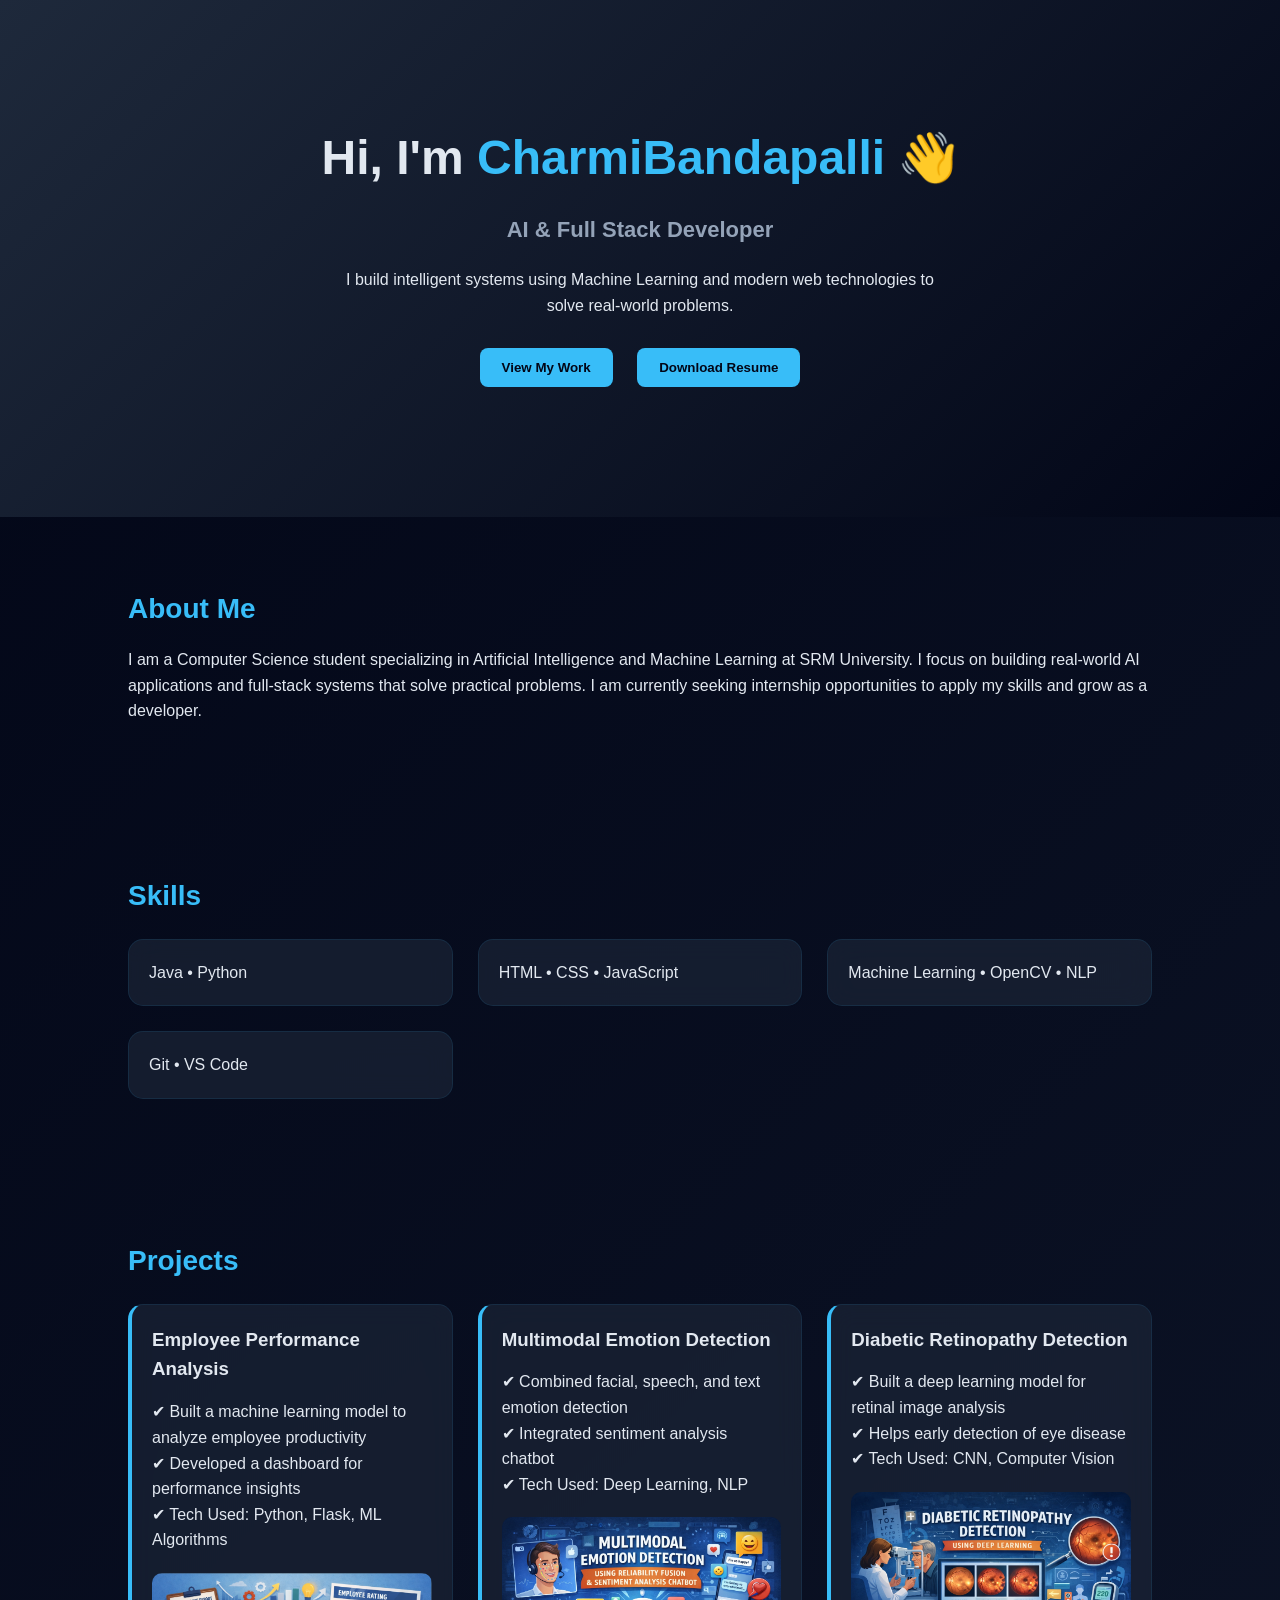
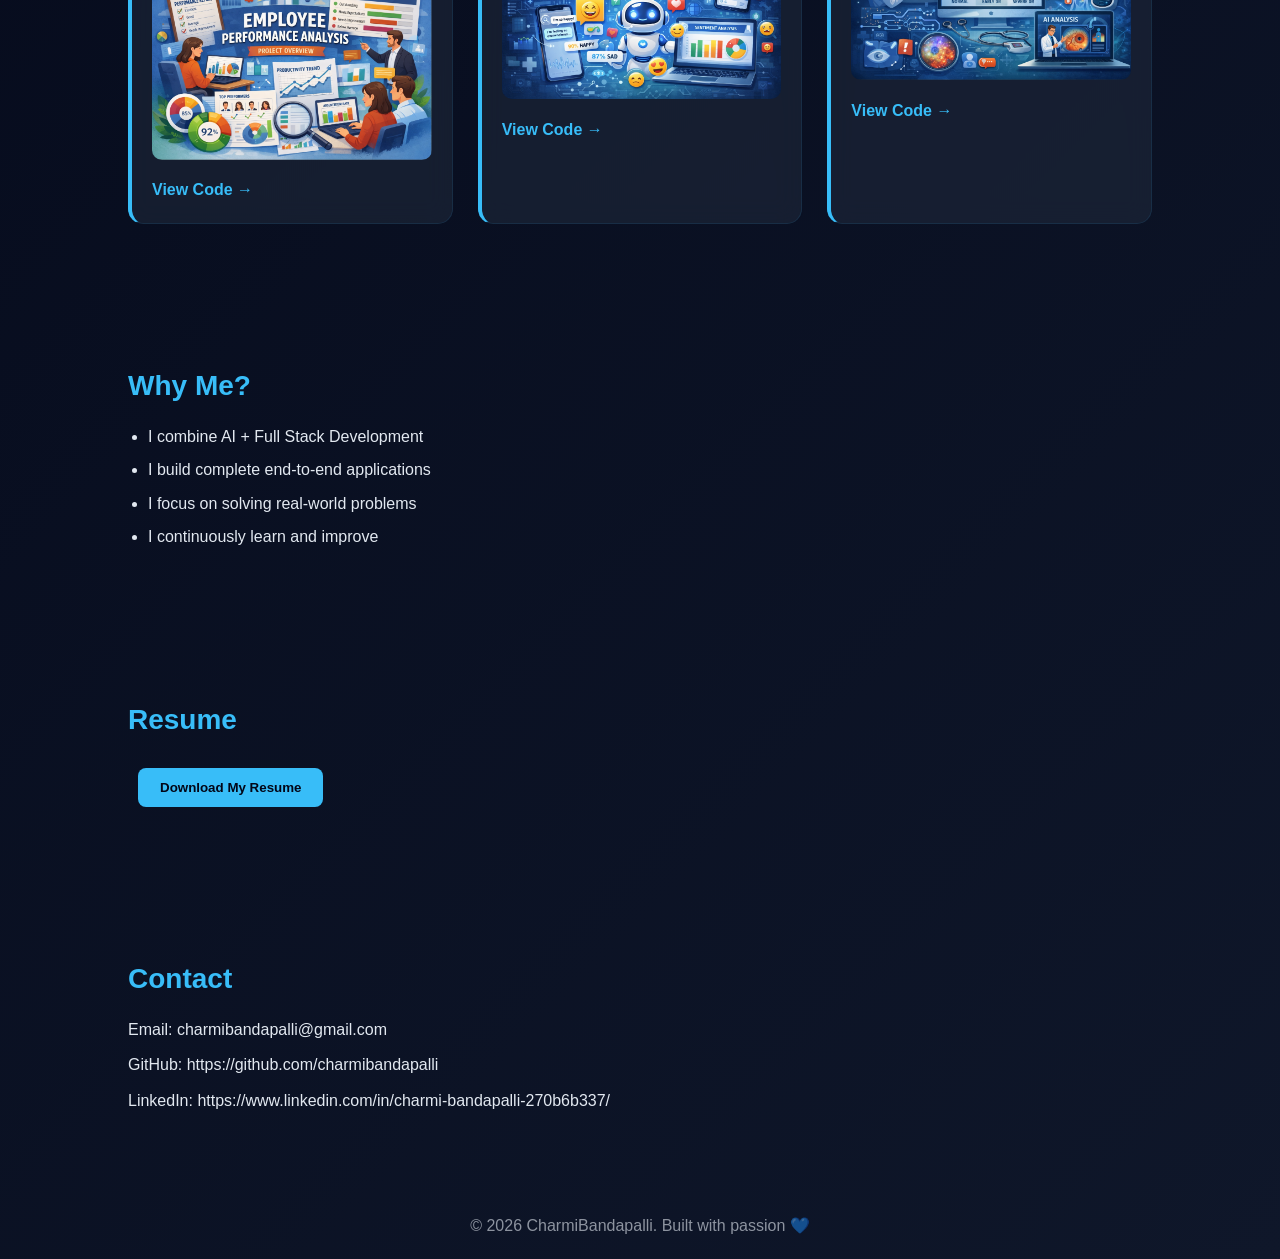
<file: index.html>
<!DOCTYPE html>
<html lang="en">
<head>
<meta charset="UTF-8">
<meta name="viewport" content="width=device-width, initial-scale=1.0">
<title>CharmiBandapalli | AI & Full Stack Developer</title>
<link rel="stylesheet" href="style.css">
</head>

<body>

<!-- HERO -->
<section class="hero">
    <h1>Hi, I'm <span>CharmiBandapalli</span> 👋</h1>
    <h2>AI & Full Stack Developer</h2>

    <p>
        I build intelligent systems using Machine Learning and modern web technologies 
        to solve real-world problems.
    </p>

    <div class="buttons">
        <a href="#projects"><button>View My Work</button></a>
        <a href="resume.pdf" download><button>Download Resume</button></a>
    </div>
</section>

<!-- ABOUT -->
<section>
    <h2>About Me</h2>
    <p>
        I am a Computer Science student specializing in Artificial Intelligence and Machine Learning at SRM University. 
        I focus on building real-world AI applications and full-stack systems that solve practical problems. 
        I am currently seeking internship opportunities to apply my skills and grow as a developer.
    </p>
</section>

<!-- SKILLS -->
<section>
    <h2>Skills</h2>

    <div class="grid">
        <div class="card">Java • Python</div>
        <div class="card">HTML • CSS • JavaScript</div>
        <div class="card">Machine Learning • OpenCV • NLP</div>
        <div class="card">Git • VS Code</div>
    </div>
</section>

<!-- PROJECTS -->
<section id="projects">
    <h2>Projects</h2>

    <div class="grid">

        <!-- PROJECT 1 -->
        <div class="card project">
            <h3>Employee Performance Analysis</h3>

            <p>
                ✔ Built a machine learning model to analyze employee productivity<br>
                ✔ Developed a dashboard for performance insights<br>
                ✔ Tech Used: Python, Flask, ML Algorithms
            </p>

            <img src="assets/project1.png" alt="Employee Performance Analysis">

            <a href="https://github.com/yourusername/employee-performance" target="_blank">
                View Code →
            </a>
        </div>

        <!-- PROJECT 2 -->
        <div class="card project">
            <h3>Multimodal Emotion Detection</h3>

            <p>
                ✔ Combined facial, speech, and text emotion detection<br>
                ✔ Integrated sentiment analysis chatbot<br>
                ✔ Tech Used: Deep Learning, NLP
            </p>

            <img src="assets/project2.png" alt="Emotion Detection">

            <a href="https://github.com/yourusername/emotion-detection" target="_blank">
                View Code →
            </a>
        </div>

        <!-- PROJECT 3 -->
        <div class="card project">
            <h3>Diabetic Retinopathy Detection</h3>

            <p>
                ✔ Built a deep learning model for retinal image analysis<br>
                ✔ Helps early detection of eye disease<br>
                ✔ Tech Used: CNN, Computer Vision
            </p>

            <img src="assets/project3.png" alt="Retinopathy Detection">

            <a href="https://github.com/yourusername/retinopathy-detection" target="_blank">
                View Code →
            </a>
        </div>

    </div>
</section>

<!-- WHY ME -->
<section>
    <h2>Why Me?</h2>

    <ul>
        <li>I combine AI + Full Stack Development</li>
        <li>I build complete end-to-end applications</li>
        <li>I focus on solving real-world problems</li>
        <li>I continuously learn and improve</li>
    </ul>
</section>

<!-- RESUME -->
<section>
    <h2>Resume</h2>

    <a href="resume.pdf" download>
        <button>Download My Resume</button>
    </a>
</section>

<!-- CONTACT -->
<section>
    <h2>Contact</h2>

    <p>Email: charmibandapalli@gmail.com</p>
    <p>GitHub: https://github.com/charmibandapalli</p>
    <p>LinkedIn: https://www.linkedin.com/in/charmi-bandapalli-270b6b337/</p>
</section>

<!-- FOOTER -->
<footer style="text-align:center; padding:20px; opacity:0.6;">
    © 2026 CharmiBandapalli. Built with passion 💙
</footer>

<!-- SCRIPT -->
<script src="script.js"></script>

</body>
</html>
</file>
<file: style.css>
/* RESET */
* {
    margin: 0;
    padding: 0;
    box-sizing: border-box;
}

/* BODY */
body {
    font-family: 'Segoe UI', sans-serif;
    background: linear-gradient(135deg, #020617, #0f172a);
    color: #e2e8f0;
    line-height: 1.6;
}

/* SECTION SPACING */
section {
    padding: 70px 10%;
}

/* HEADINGS */
h1, h2, h3 {
    margin-bottom: 15px;
}

h2 {
    color: #38bdf8;
    font-size: 28px;
}

/* HERO */
.hero {
    text-align: center;
    padding: 120px 20px;
    background: linear-gradient(135deg, #1e293b, #020617);
}

.hero h1 {
    font-size: 48px;
    font-weight: bold;
}

.hero span {
    color: #38bdf8;
}

.hero h2 {
    margin-top: 10px;
    font-size: 22px;
    color: #94a3b8;
}

.hero p {
    margin: 20px auto;
    max-width: 600px;
    font-size: 16px;
}

/* BUTTONS */
.buttons {
    margin-top: 20px;
}

button {
    padding: 12px 22px;
    margin: 10px;
    border: none;
    border-radius: 8px;
    background: #38bdf8;
    color: #020617;
    font-weight: bold;
    cursor: pointer;
    transition: 0.3s;
}

button:hover {
    background: #0ea5e9;
    transform: scale(1.05);
}

/* GRID */
.grid {
    display: grid;
    grid-template-columns: repeat(auto-fit, minmax(250px, 1fr));
    gap: 25px;
    margin-top: 20px;
}

/* CARD */
.card {
    background: rgba(30, 41, 59, 0.6);
    padding: 20px;
    border-radius: 15px;
    backdrop-filter: blur(12px);
    border: 1px solid rgba(56, 189, 248, 0.1);
    transition: all 0.3s ease;
}

/* CARD HOVER */
.card:hover {
    transform: translateY(-10px) scale(1.03);
    box-shadow: 0px 10px 30px rgba(56, 189, 248, 0.2);
}

/* PROJECT CARD */
.project {
    border-left: 4px solid #38bdf8;
}

/* PROJECT LINKS */
.card a {
    display: inline-block;
    margin-top: 10px;
    color: #38bdf8;
    text-decoration: none;
    font-weight: bold;
}

.card a:hover {
    text-decoration: underline;
}

/* LIST */
ul {
    margin-top: 15px;
    padding-left: 20px;
}

ul li {
    margin-bottom: 8px;
}

/* CONTACT */
section p {
    margin-bottom: 10px;
}

/* IMAGE (if you add later) */
.card img {
    margin-top: 10px;
    border-radius: 10px;
    width: 100%;
}

/* SMOOTH SCROLL */
html {
    scroll-behavior: smooth;
}
</file>
